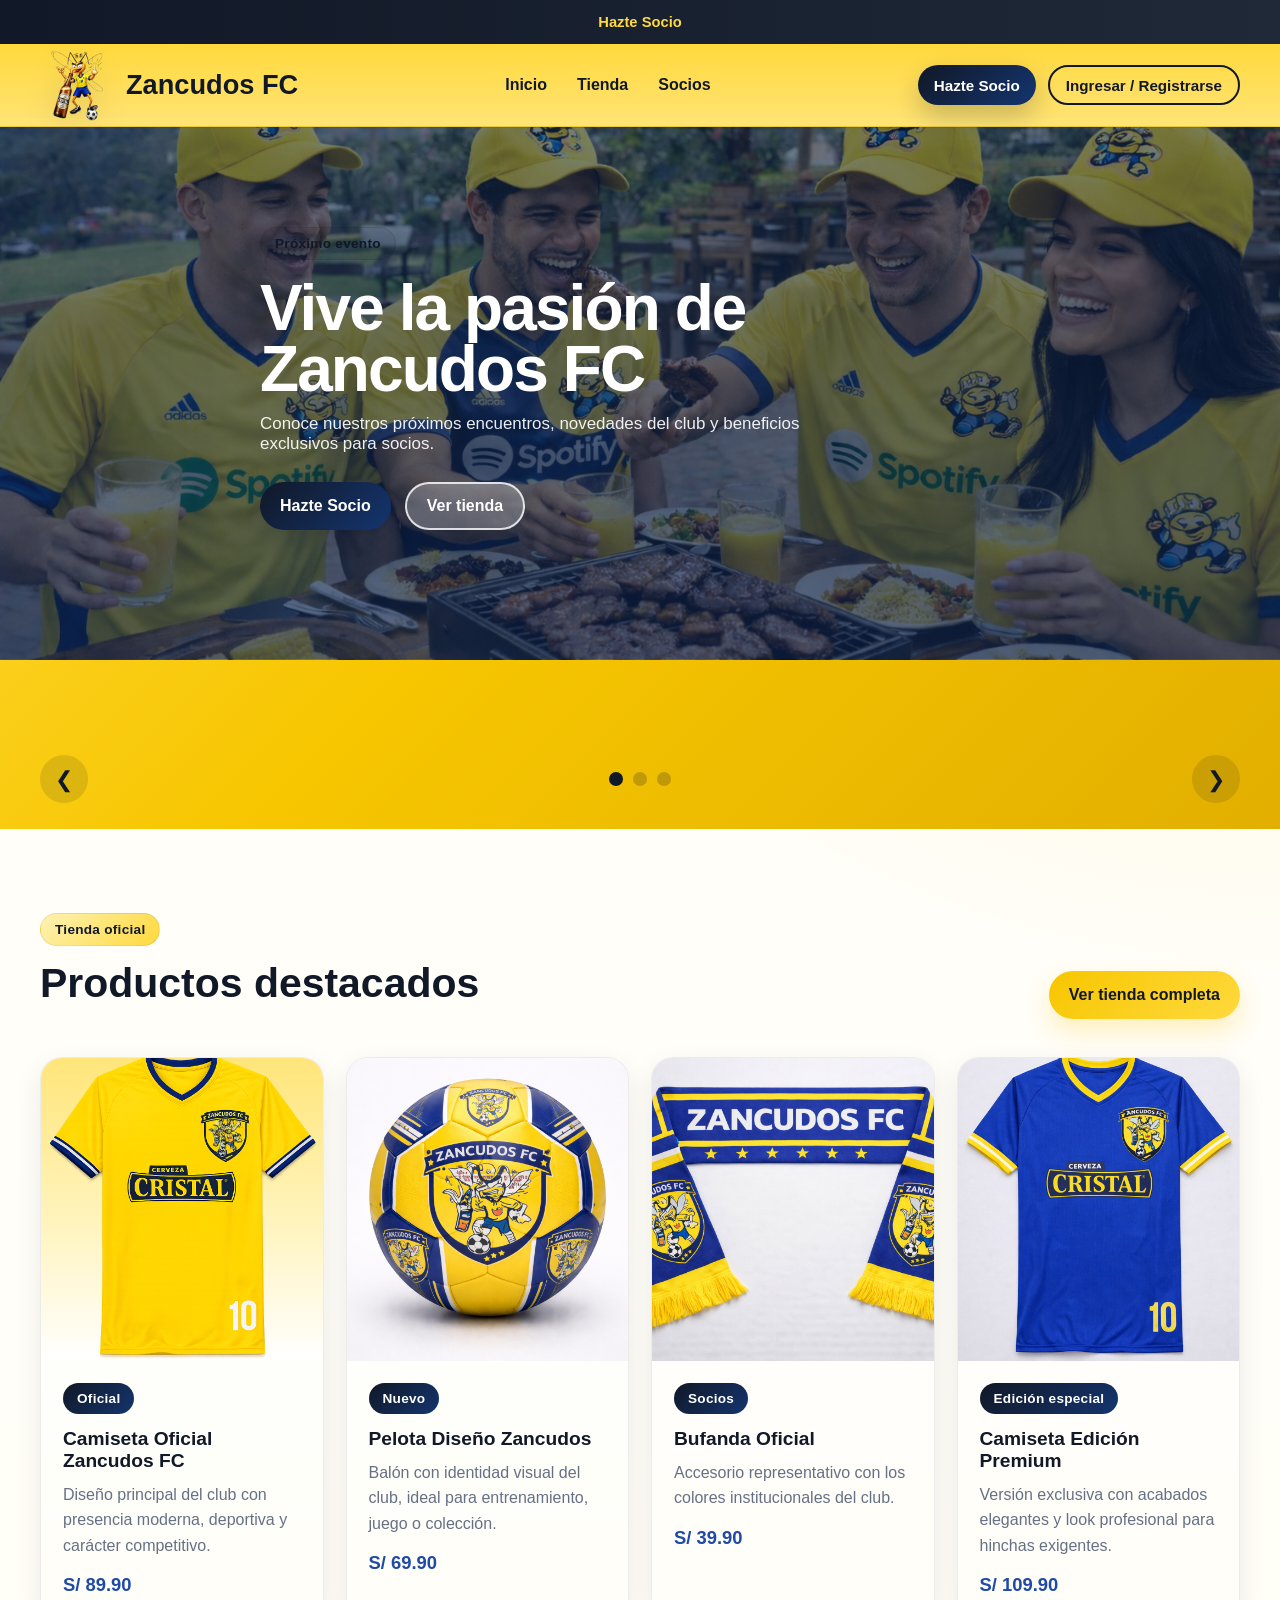
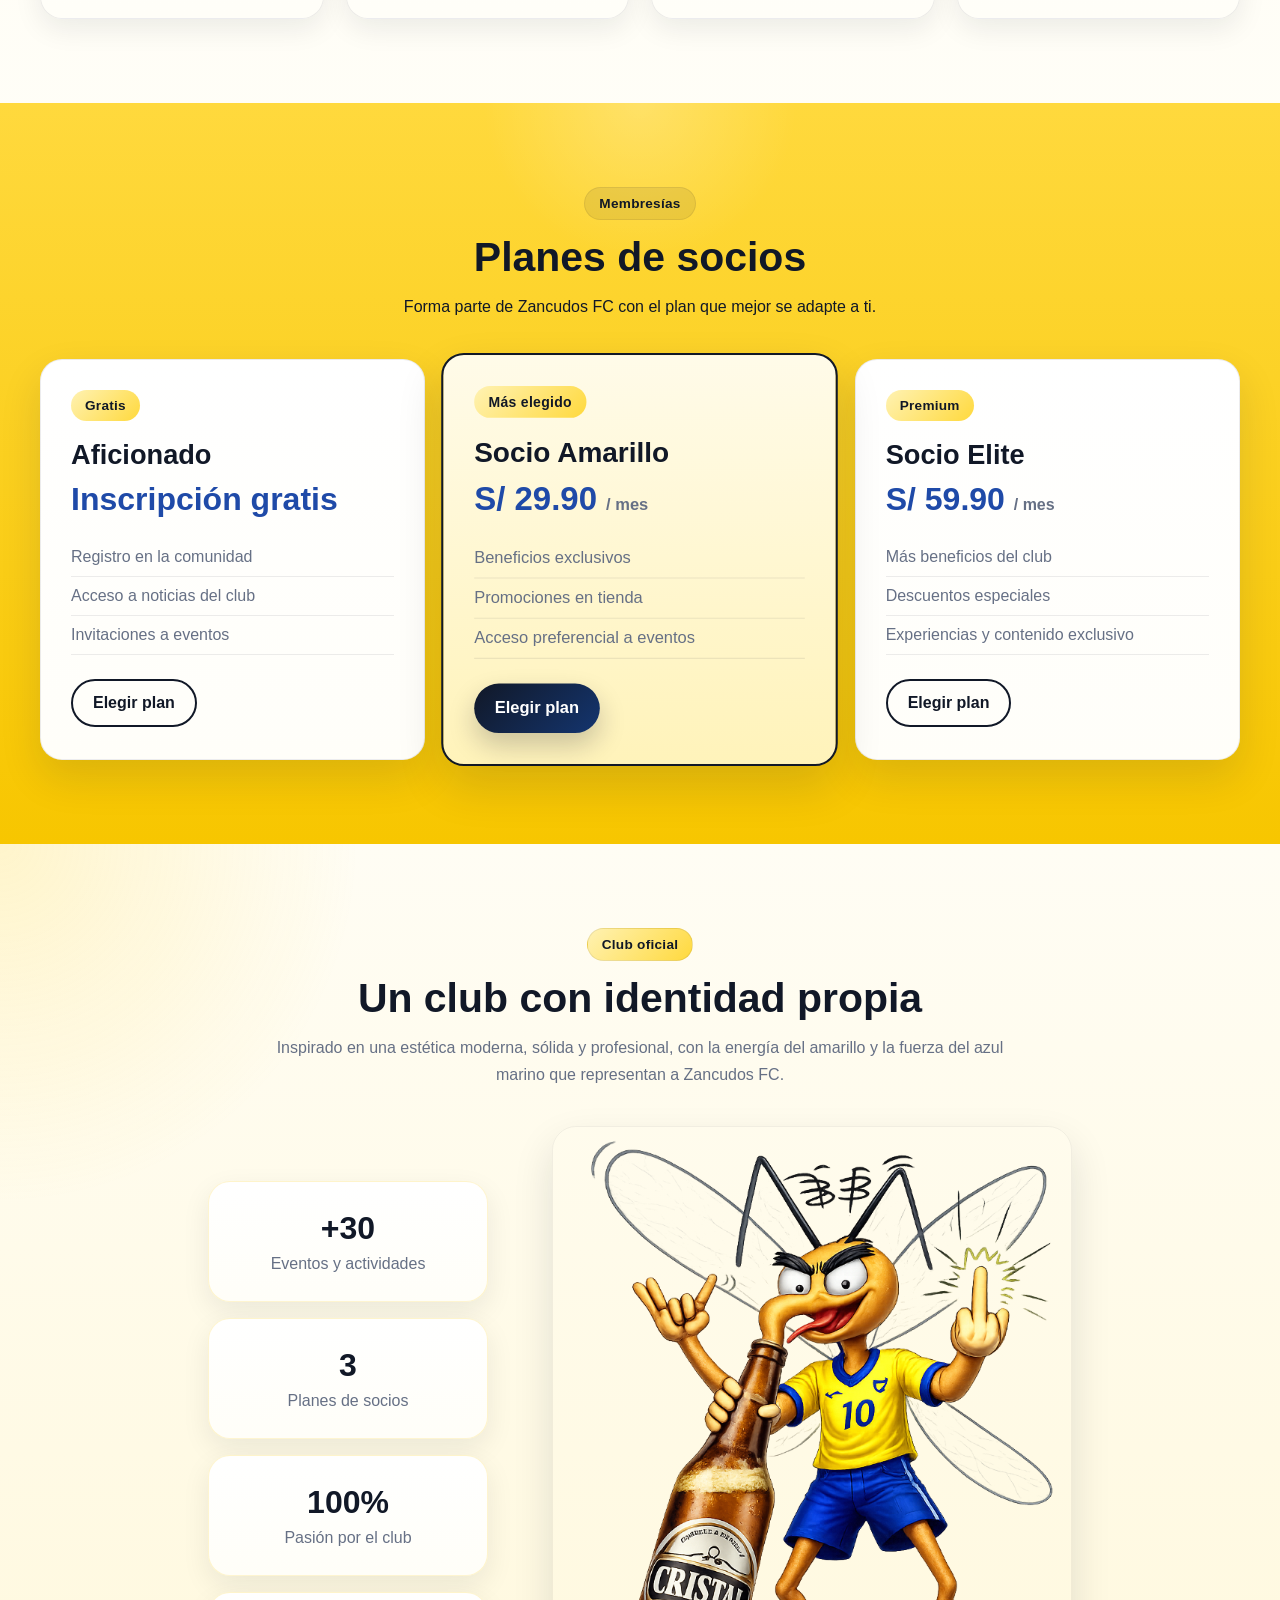
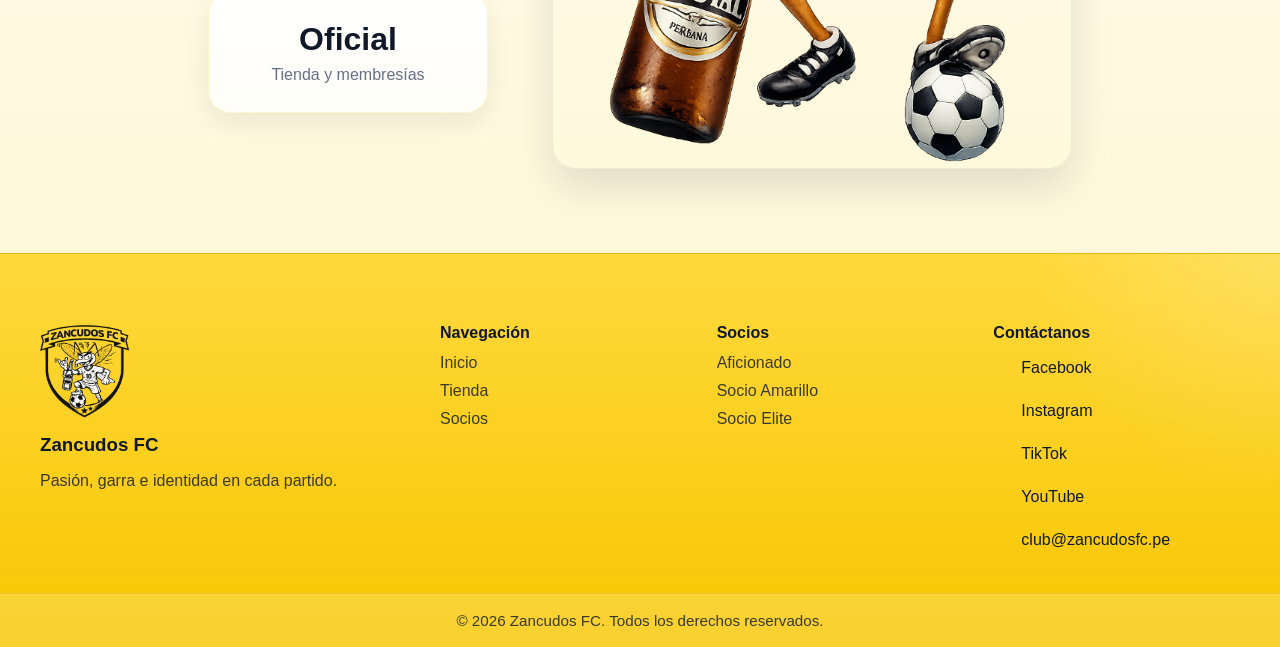
<file: index.html>
<!DOCTYPE html>
<html lang="es">
<head>
  <meta charset="UTF-8" />
  <meta name="viewport" content="width=device-width, initial-scale=1.0" />
  <title>Zancudos FC</title>
  <meta name="description" content="Sitio oficial de Zancudos FC" />
  <link rel="stylesheet" href="assets/css/styles.css" />
</head>
<body>
  <div id="header"></div>

  <main>
    <section class="hero">
      <div class="hero-slider">
        <article class="hero-slide active" style="background-image: linear-gradient(rgba(12,35,78,.55), rgba(12,35,78,.68)), url('assets/img/hero-1.png');">
          <div class="container hero-content">
            <span class="hero-badge">Próximo evento</span>
            <h1>Vive la pasión de Zancudos FC</h1>
            <p>Conoce nuestros próximos encuentros, novedades del club y beneficios exclusivos para socios.</p>
            <div class="hero-actions">
              <a href="socios.html" class="btn btn-primary">Hazte Socio</a>
              <a href="tienda.html" class="btn btn-outline">Ver tienda</a>
            </div>
          </div>
        </article>

        <article class="hero-slide" style="background-image: linear-gradient(rgba(12,35,78,.55), rgba(12,35,78,.68)), url('assets/img/hero-2.png');">
          <div class="container hero-content">
            <span class="hero-badge">Noticias</span>
            <h2>Garra, identidad y fútbol con estilo propio</h2>
            <p>Descubre las últimas noticias, entrenamientos, actividades y momentos que hacen grande a Zancudos FC.</p>
            <div class="hero-actions">
              <a href="#" class="btn btn-primary">Leer noticia</a>
              <a href="index.html#productos" class="btn btn-outline">Explorar</a>
            </div>
          </div>
        </article>

        <article class="hero-slide" style="background-image: linear-gradient(rgba(12,35,78,.55), rgba(12,35,78,.68)), url('assets/img/hero-3.png');">
          <div class="container hero-content">
            <span class="hero-badge">Ofertas</span>
            <h2>Equípate con la indumentaria oficial del club</h2>
            <p>Camisetas, pelotas, bufandas y más productos con la identidad amarilla y azul marino de Zancudos FC.</p>
            <div class="hero-actions">
              <a href="tienda.html" class="btn btn-primary">Comprar ahora</a>
              <a href="socios.html" class="btn btn-outline">Ver planes</a>
            </div>
          </div>
        </article>
      </div>

      <div class="hero-controls container">
        <button class="hero-arrow prev" aria-label="Anterior">&#10094;</button>
        <div class="hero-dots">
          <button class="dot active" data-slide="0" aria-label="Slide 1"></button>
          <button class="dot" data-slide="1" aria-label="Slide 2"></button>
          <button class="dot" data-slide="2" aria-label="Slide 3"></button>
        </div>
        <button class="hero-arrow next" aria-label="Siguiente">&#10095;</button>
      </div>
    </section>

    <section class="section products-preview" id="productos">
      <div class="container">
        <div class="section-heading split">
          <div>
            <span class="eyebrow">Tienda oficial</span>
            <h2>Productos destacados</h2>
          </div>
          <a href="tienda.html" class="btn btn-dark">Ver tienda completa</a>
        </div>

        <div class="product-grid">
          <article class="product-card">
            <div class="product-image">
              <img src="assets/img/producto-camiseta.png" alt="Camiseta oficial de Zancudos FC" />
            </div>
            <div class="product-info">
              <span class="product-tag">Oficial</span>
              <h3>Camiseta Oficial Zancudos FC</h3>
              <p>Diseño principal del club con presencia moderna, deportiva y carácter competitivo.</p>
              <strong>S/ 89.90</strong>
            </div>
          </article>

          <article class="product-card">
            <div class="product-image">
              <img src="assets/img/producto-pelota.png" alt="Pelota oficial de Zancudos FC" />
            </div>
            <div class="product-info">
              <span class="product-tag">Nuevo</span>
              <h3>Pelota Diseño Zancudos</h3>
              <p>Balón con identidad visual del club, ideal para entrenamiento, juego o colección.</p>
              <strong>S/ 69.90</strong>
            </div>
          </article>

          <article class="product-card">
            <div class="product-image">
              <img src="assets/img/producto-bufanda.png" alt="Bufanda oficial de Zancudos FC" />
            </div>
            <div class="product-info">
              <span class="product-tag">Socios</span>
              <h3>Bufanda Oficial</h3>
              <p>Accesorio representativo con los colores institucionales del club.</p>
              <strong>S/ 39.90</strong>
            </div>
          </article>

          <article class="product-card">
            <div class="product-image">
              <img src="assets/img/producto-camiseta2.png" alt="Camiseta alterna de Zancudos FC" />
            </div>
            <div class="product-info">
              <span class="product-tag">Edición especial</span>
              <h3>Camiseta Edición Premium</h3>
              <p>Versión exclusiva con acabados elegantes y look profesional para hinchas exigentes.</p>
              <strong>S/ 109.90</strong>
            </div>
          </article>
        </div>
      </div>
    </section>

    <section class="section membership-preview">
      <div class="container">
        <div class="section-heading">
          <span class="eyebrow">Membresías</span>
          <h2>Planes de socios</h2>
          <p>Forma parte de Zancudos FC con el plan que mejor se adapte a ti.</p>
        </div>

        <div class="plans-grid">
          <article class="plan-card">
            <span class="plan-label">Gratis</span>
            <h3>Aficionado</h3>
            <div class="price">Inscripción gratis</div>
            <ul>
              <li>Registro en la comunidad</li>
              <li>Acceso a noticias del club</li>
              <li>Invitaciones a eventos</li>
            </ul>
            <a href="socios.html" class="btn btn-outline-dark">Elegir plan</a>
          </article>

          <article class="plan-card featured">
            <span class="plan-label">Más elegido</span>
            <h3>Socio Amarillo</h3>
            <div class="price">S/ 29.90 <small>/ mes</small></div>
            <ul>
              <li>Beneficios exclusivos</li>
              <li>Promociones en tienda</li>
              <li>Acceso preferencial a eventos</li>
            </ul>
            <a href="socios.html" class="btn btn-primary">Elegir plan</a>
          </article>

          <article class="plan-card">
            <span class="plan-label">Premium</span>
            <h3>Socio Elite</h3>
            <div class="price">S/ 59.90 <small>/ mes</small></div>
            <ul>
              <li>Más beneficios del club</li>
              <li>Descuentos especiales</li>
              <li>Experiencias y contenido exclusivo</li>
            </ul>
            <a href="socios.html" class="btn btn-outline-dark">Elegir plan</a>
          </article>
        </div>
      </div>
    </section>

    <section class="section club-highlights">
      <div class="container">
        <div class="section-heading">
          <span class="eyebrow">Club oficial</span>
          <h2>Un club con identidad propia</h2>
          <p>
            Inspirado en una estética moderna, sólida y profesional, con la energía del amarillo
            y la fuerza del azul marino que representan a Zancudos FC.
          </p>
        </div>
    
        <div class="club-highlights-layout">
          <div class="club-image">
            <img src="assets/img/jugadorclub.png" alt="Jugador oficial de Zancudos FC" />
          </div>
    
          <div class="stats-grid">
            <div class="stat-card">
              <strong>+30</strong>
              <span>Eventos y actividades</span>
            </div>
            <div class="stat-card">
              <strong>3</strong>
              <span>Planes de socios</span>
            </div>
            <div class="stat-card">
              <strong>100%</strong>
              <span>Pasión por el club</span>
            </div>
            <div class="stat-card">
              <strong>Oficial</strong>
              <span>Tienda y membresías</span>
            </div>
          </div>
        </div>
      </div>
    </section>
  </main>

  <div id="footer"></div>

  <script src="assets/js/main.js"></script>
</body>
</html>
</file>
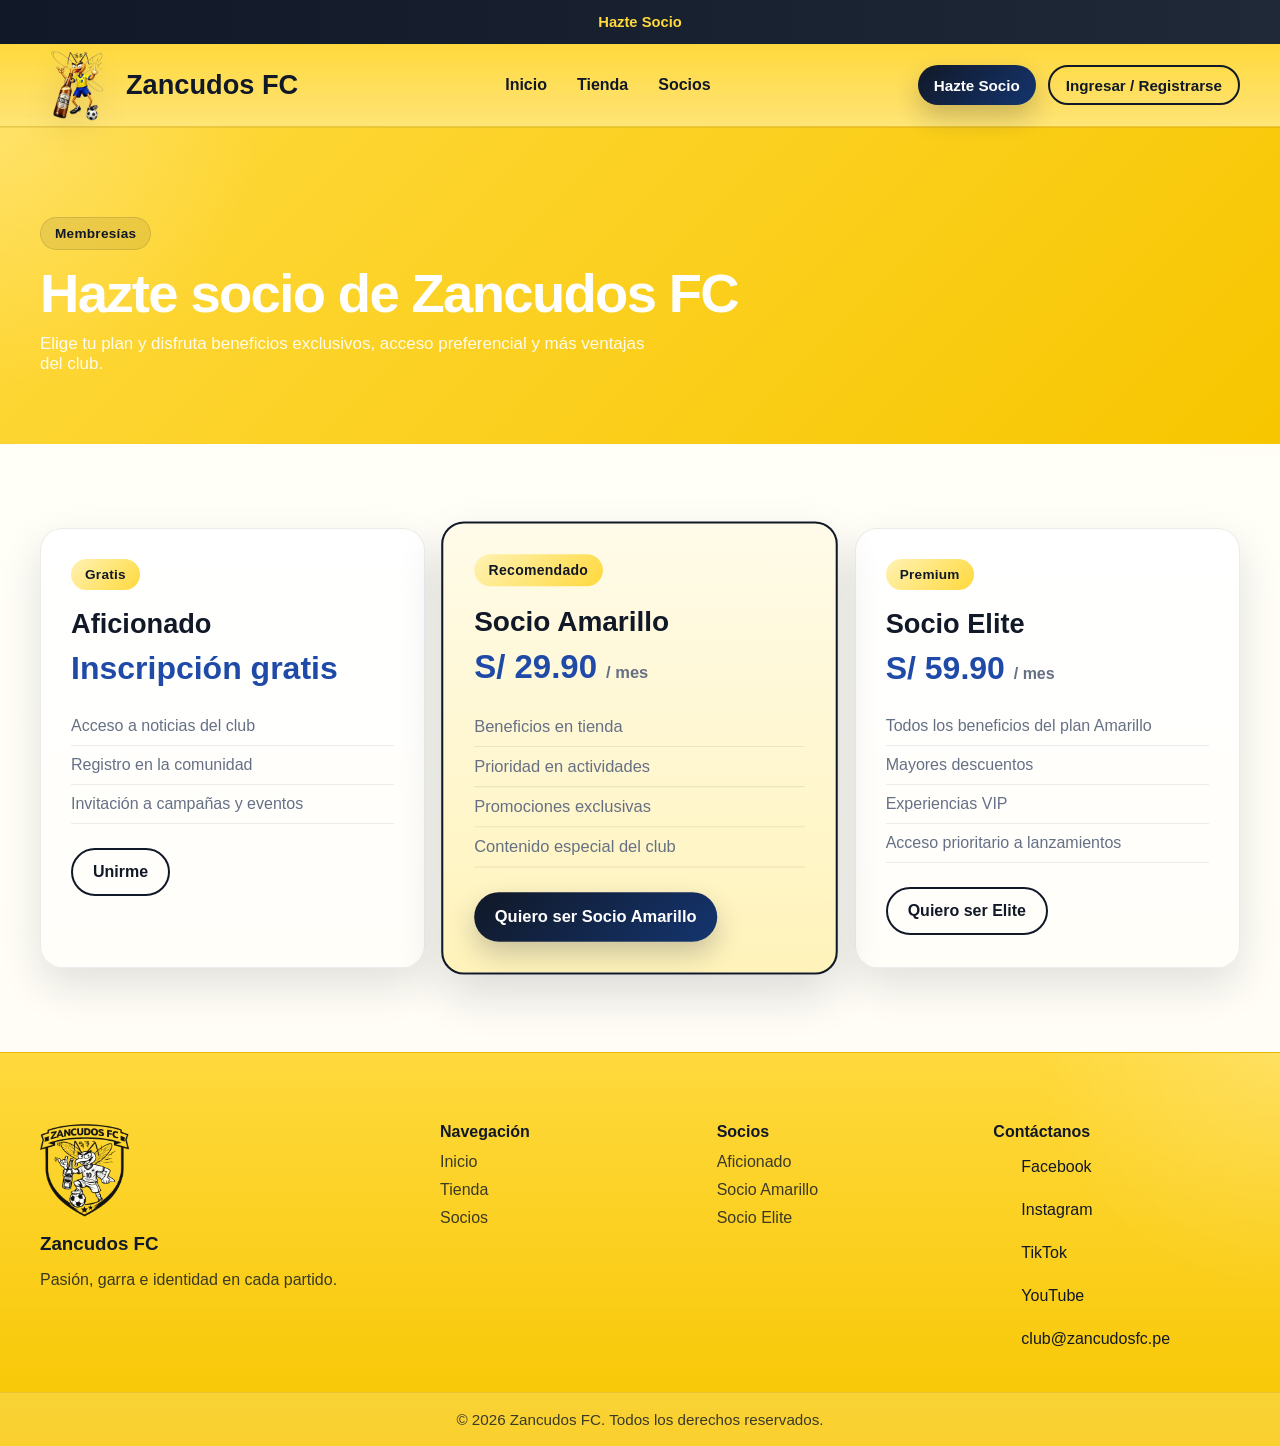
<file: socios.html>
<!DOCTYPE html>
<html lang="es">
<head>
  <meta charset="UTF-8" />
  <meta name="viewport" content="width=device-width, initial-scale=1.0" />
  <title>Socios | Zancudos FC</title>
  <link rel="stylesheet" href="assets/css/styles.css" />
</head>
<body>
  <div id="header"></div>

  <main>
    <section class="page-hero small">
      <div class="container">
        <span class="hero-badge">Membresías</span>
        <h1>Hazte socio de Zancudos FC</h1>
        <p>Elige tu plan y disfruta beneficios exclusivos, acceso preferencial y más ventajas del club.</p>
      </div>
    </section>

    <section class="section">
      <div class="container">
        <div class="plans-grid">
          <article class="plan-card">
            <span class="plan-label">Gratis</span>
            <h3>Aficionado</h3>
            <div class="price">Inscripción gratis</div>
            <ul>
              <li>Acceso a noticias del club</li>
              <li>Registro en la comunidad</li>
              <li>Invitación a campañas y eventos</li>
            </ul>
            <a href="#" class="btn btn-outline-dark">Unirme</a>
          </article>

          <article class="plan-card featured">
            <span class="plan-label">Recomendado</span>
            <h3>Socio Amarillo</h3>
            <div class="price">S/ 29.90 <small>/ mes</small></div>
            <ul>
              <li>Beneficios en tienda</li>
              <li>Prioridad en actividades</li>
              <li>Promociones exclusivas</li>
              <li>Contenido especial del club</li>
            </ul>
            <a href="#" class="btn btn-primary">Quiero ser Socio Amarillo</a>
          </article>

          <article class="plan-card">
            <span class="plan-label">Premium</span>
            <h3>Socio Elite</h3>
            <div class="price">S/ 59.90 <small>/ mes</small></div>
            <ul>
              <li>Todos los beneficios del plan Amarillo</li>
              <li>Mayores descuentos</li>
              <li>Experiencias VIP</li>
              <li>Acceso prioritario a lanzamientos</li>
            </ul>
            <a href="#" class="btn btn-outline-dark">Quiero ser Elite</a>
          </article>
        </div>
      </div>
    </section>
  </main>

  <div id="footer"></div>

  <script src="assets/js/main.js"></script>
</body>
</html>
</file>
<file: assets/css/styles.css>
:root {
  --primary: #ffd93d;
  --primary-strong: #f7c600;
  --primary-deep: #dca800;
  --primary-soft: #fff2b3;
  --primary-surface: #fff9de;

  --navy: #1f4aa8;
  --navy-2: #2d5fc9;
  --navy-3: #14356f;
  --dark: #111827;
  --dark-2: #0f172a;

  --white: #ffffff;
  --text: #18243d;
  --muted: #667085;
  --border: rgba(17, 24, 39, 0.08);
  --surface: #fffdf4;

  --shadow: 0 18px 42px rgba(17, 24, 39, 0.12);
  --shadow-soft: 0 10px 28px rgba(17, 24, 39, 0.08);

  --radius: 22px;
  --radius-sm: 14px;
  --container: 1200px;
  --transition: 0.28s ease;
}

* {
  box-sizing: border-box;
}

html {
  scroll-behavior: smooth;
}

body {
  margin: 0;
  font-family: Arial, Helvetica, sans-serif;
  color: var(--text);
  background:
    radial-gradient(circle at top right, rgba(255, 217, 61, 0.22), transparent 24%),
    linear-gradient(180deg, #fffef8 0%, #fffdf5 100%);
}

img {
  max-width: 100%;
  display: block;
}

a {
  color: inherit;
  text-decoration: none;
}

button {
  font: inherit;
  cursor: pointer;
  border: 0;
  background: none;
}

.container {
  width: min(calc(100% - 32px), var(--container));
  margin: 0 auto;
}

/* Header */
.site-header {
  position: sticky;
  top: 0;
  z-index: 1000;
  background: rgba(255, 217, 61, 0.95);
  backdrop-filter: blur(12px);
  box-shadow: 0 1px 0 rgba(17, 24, 39, 0.08);
}

.topbar {
  background: linear-gradient(90deg, #111827, #1f2937);
  color: var(--white);
  font-size: 0.92rem;
}

.topbar-inner {
  min-height: 44px;
  display: flex;
  align-items: center;
  justify-content: center;
  gap: 16px;
}

.topbar-link {
  color: var(--primary);
  font-weight: 800;
}

.navbar {
  background: linear-gradient(180deg, rgba(255, 217, 61, 0.98) 0%, rgba(255, 229, 120, 0.96) 100%);
  border-bottom: 1px solid rgba(17, 24, 39, 0.08);
}

.nav-inner {
  min-height: 82px;
  display: flex;
  align-items: center;
  justify-content: space-between;
  gap: 20px;
}

.brand {
  display: flex;
  align-items: center;
  gap: 14px;
  min-width: 0;
}

.brand img {
  width: 72px;
  height: 72px;
  object-fit: contain;
  flex-shrink: 0;
  filter: drop-shadow(0 8px 16px rgba(0, 0, 0, 0.12));
}

.brand-text {
  min-width: 0;
}

.brand-responsive {
  display: flex;
  align-items: center;
}

.brand-desktop {
  display: flex;
  align-items: center;
}

.brand-desktop strong {
  font-size: 1.7rem;
  color: var(--dark);
  font-weight: 900;
  white-space: nowrap;
  line-height: 1;
}

.brand-mobile {
  display: none;
}

.brand-mobile .brand-small {
  font-size: 0.8rem;
  color: var(--dark);
  font-weight: 700;
  line-height: 1;
}

.brand-mobile .brand-big {
  font-size: 1.4rem;
  color: var(--dark);
  font-weight: 900;
  line-height: 1;
  margin-top: 2px;
}

.desktop-nav {
  display: flex;
  align-items: center;
  gap: 30px;
}

.desktop-nav a {
  position: relative;
  font-weight: 800;
  color: var(--dark);
}

.desktop-nav a::after {
  content: "";
  position: absolute;
  left: 0;
  bottom: -8px;
  width: 0;
  height: 4px;
  border-radius: 999px;
  background: linear-gradient(90deg, var(--navy), var(--dark));
  transition: var(--transition);
}

.desktop-nav a:hover::after {
  width: 100%;
}

.nav-actions {
  display: flex;
  align-items: center;
  gap: 12px;
}

.mobile-actions,
.mobile-menu,
.mobile-user-dropdown {
  display: none;
}

/* Buttons */
.btn {
  display: inline-flex;
  align-items: center;
  justify-content: center;
  min-height: 48px;
  padding: 0 20px;
  border-radius: 999px;
  font-weight: 800;
  transition: var(--transition);
}

.btn-sm {
  min-height: 40px;
  padding: 0 16px;
  font-size: 0.95rem;
}

.btn-primary {
  background: linear-gradient(135deg, var(--dark), var(--navy-3));
  color: var(--white);
  box-shadow: 0 12px 26px rgba(17, 24, 39, 0.22);
}

.btn-primary:hover {
  transform: translateY(-2px);
  filter: brightness(1.05);
}

.hero .btn-primary {
  background: linear-gradient(135deg, var(--dark), var(--navy-3));
  color: var(--white);
}

.btn-outline {
  border: 2px solid rgba(17, 24, 39, 0.72);
  color: var(--dark);
  background: rgba(255, 255, 255, 0.24);
}

.btn-outline:hover {
  background: rgba(255, 255, 255, 0.5);
}
.hero .btn-outline {
  border: 2px solid rgba(255, 255, 255, 0.8);
  color: var(--white);
}
.btn-dark,
.btn-outline-dark {
  color: var(--dark);
}

.btn-dark {
  background: linear-gradient(135deg, var(--primary-strong), var(--primary));
  color: var(--dark);
  box-shadow: 0 12px 24px rgba(247, 198, 0, 0.24);
}

.btn-dark:hover {
  filter: brightness(1.03);
}

.btn-outline-dark {
  border: 2px solid var(--dark);
  color: var(--dark);
  background: transparent;
}

.btn-outline-dark:hover {
  background: var(--dark);
  color: var(--white);
}

/* Hero */
.hero {
  position: relative;
  background:
    radial-gradient(circle at top left, rgba(255, 255, 255, 0.14), transparent 22%),
    linear-gradient(135deg, #ffd93d 0%, #f7c600 48%, #e2af00 100%);
  overflow: hidden;
}

.hero-slider {
  position: relative;
  min-height: 78vh;
}

.hero-slide {
  position: absolute;
  inset: 0;
  opacity: 0;
  visibility: hidden;
  transition: opacity 0.6s ease;
  background-size: cover;
  background-position: center;
  display: flex;
  align-items: center;
}

.hero-slide.active {
  opacity: 1;
  visibility: visible;
  position: relative;
}

.hero-content {
  padding: 100px 0 130px;
  color: var(--white);
  max-width: 760px;
}

.hero-badge,
.eyebrow,
.plan-label,
.product-tag {
  display: inline-flex;
  align-items: center;
  gap: 8px;
  border-radius: 999px;
  padding: 8px 14px;
  font-size: 0.85rem;
  font-weight: 800;
  letter-spacing: 0.02em;
}

.hero-badge {
  background: rgba(17, 24, 39, 0.08);
  color: var(--dark);
  border: 1px solid rgba(17, 24, 39, 0.12);
  margin-bottom: 18px;
}

.hero h1,
.hero h2,
.page-hero h1 {
  margin: 0 0 14px;
  font-size: clamp(2rem, 5vw, 4.6rem);
  line-height: 0.95;
  letter-spacing: -0.03em;
  color: var(--white);
}

.hero p,
.page-hero p {
  margin: 0;
  font-size: 1.06rem;
  max-width: 620px;
  color: rgba(255, 255, 255, 0.92);
}

.hero-actions {
  margin-top: 28px;
  display: flex;
  flex-wrap: wrap;
  gap: 14px;
}

.hero-controls {
  position: absolute;
  bottom: 26px;
  left: 50%;
  transform: translateX(-50%);
  z-index: 3;
  display: flex;
  align-items: center;
  justify-content: space-between;
  gap: 18px;
}

.hero-dots {
  display: flex;
  gap: 10px;
}

.dot {
  width: 14px;
  height: 14px;
  border-radius: 50%;
  background: rgba(17, 24, 39, 0.22);
}

.dot.active {
  background: var(--dark);
}

.hero-arrow {
  width: 48px;
  height: 48px;
  border-radius: 50%;
  background: rgba(17, 24, 39, 0.12);
  color: var(--dark);
  font-size: 1.4rem;
  backdrop-filter: blur(8px);
}

.hero-arrow:hover {
  background: rgba(17, 24, 39, 0.18);
}

/* Generic sections */
.section {
  padding: 84px 0;
}

.section-heading {
  text-align: center;
  max-width: 760px;
  margin: 0 auto 38px;
}

.section-heading.split {
  max-width: 100%;
  display: flex;
  align-items: end;
  justify-content: space-between;
  gap: 20px;
  text-align: left;
}

.eyebrow {
  background: linear-gradient(135deg, var(--primary-soft), var(--primary));
  color: var(--dark);
  border: 1px solid rgba(17, 24, 39, 0.08);
  margin-bottom: 14px;
}

.section-heading h2 {
  margin: 0 0 12px;
  font-size: clamp(1.8rem, 3.2vw, 3rem);
  color: var(--dark);
}

.section-heading p {
  margin: 0;
  color: var(--muted);
  line-height: 1.7;
}

/* Stats */
.club-highlights {
  background:
    radial-gradient(circle at top left, rgba(255, 217, 61, 0.22), transparent 22%),
    linear-gradient(180deg, #fffdf4 0%, #fff8db 100%);
}

.stats-grid {
  display: grid;
  grid-template-columns: repeat(4, 1fr);
  gap: 18px;
}

.stat-card {
  padding: 28px;
  border-radius: var(--radius);
  background: linear-gradient(180deg, #ffffff 0%, #fffef8 100%);
  box-shadow: var(--shadow-soft);
  text-align: center;
  border: 1px solid rgba(247, 198, 0, 0.18);
}

.stat-card strong {
  display: block;
  font-size: 2rem;
  color: var(--dark);
  margin-bottom: 8px;
}

.stat-card span {
  color: var(--muted);
}

/* Products */
.product-grid {
  display: grid;
  grid-template-columns: repeat(4, 1fr);
  gap: 22px;
}

.product-card {
  background: linear-gradient(180deg, #ffffff 0%, #fffef8 100%);
  border-radius: var(--radius);
  overflow: hidden;
  border: 1px solid rgba(17, 24, 39, 0.08);
  box-shadow: var(--shadow-soft);
  transition: var(--transition);
  cursor: pointer;
}

.product-card:hover {
  transform: translateY(-6px);
  box-shadow: 0 18px 42px rgba(247, 198, 0, 0.18);
}

.product-image {
  aspect-ratio: 4 / 4.3;
  overflow: hidden;
  background: linear-gradient(180deg, #ffe57a 0%, #fff4bf 55%, #ffffff 100%);
}

.product-image img {
  width: 100%;
  height: 100%;
  object-fit: cover;
}

.product-info {
  padding: 22px;
}

.product-tag {
  background: linear-gradient(135deg, var(--dark), var(--navy-3));
  color: var(--white);
  margin-bottom: 14px;
}

.product-info h3 {
  margin: 0 0 10px;
  font-size: 1.2rem;
  color: var(--dark);
}

.product-info p {
  margin: 0 0 16px;
  color: var(--muted);
  line-height: 1.6;
}

.product-info strong {
  font-size: 1.15rem;
  color: var(--navy);
}

/* Plans */
.membership-preview {
  background:
    radial-gradient(circle at center top, rgba(255, 255, 255, 0.22), transparent 16%),
    linear-gradient(180deg, #ffd93d 0%, #f7c600 100%);
}

.membership-preview .section-heading h2,
.membership-preview .section-heading p,
.membership-preview .eyebrow {
  color: var(--dark);
}

.membership-preview .eyebrow {
  background: rgba(17, 24, 39, 0.08);
  border: 1px solid rgba(17, 24, 39, 0.08);
}

.plans-grid {
  display: grid;
  grid-template-columns: repeat(3, 1fr);
  gap: 22px;
}

.plan-card {
  background: linear-gradient(180deg, #ffffff 0%, #fffef9 100%);
  padding: 30px;
  border-radius: var(--radius);
  box-shadow: var(--shadow);
  border: 1px solid rgba(17, 24, 39, 0.08);
}

.plan-card.featured {
  transform: scale(1.03);
  border: 2px solid var(--dark);
  background: linear-gradient(180deg, #fffbe9 0%, #fff3ba 100%);
  box-shadow: 0 20px 44px rgba(17, 24, 39, 0.14);
}

.plan-label {
  background: linear-gradient(135deg, var(--primary-soft), var(--primary));
  color: var(--dark);
  margin-bottom: 18px;
}

.plan-card h3 {
  margin: 0 0 10px;
  font-size: 1.7rem;
  color: var(--dark);
}

.price {
  font-size: 2rem;
  font-weight: 900;
  color: var(--navy);
  margin-bottom: 20px;
}

.price small {
  font-size: 1rem;
  color: var(--muted);
}

.plan-card ul {
  list-style: none;
  padding: 0;
  margin: 0 0 24px;
}

.plan-card li {
  padding: 10px 0;
  border-bottom: 1px solid rgba(17, 24, 39, 0.08);
  color: var(--muted);
}

/* Page hero */
.page-hero {
  padding: 90px 0 70px;
  background:
    radial-gradient(circle at top left, rgba(255, 255, 255, 0.22), transparent 20%),
    linear-gradient(135deg, #ffd93d 0%, #f7c600 100%);
  color: var(--dark);
}

.page-hero.small h1 {
  font-size: clamp(2rem, 4.4vw, 3.4rem);
}

/* Footer */
.site-footer {
  background:
    radial-gradient(circle at top right, rgba(255, 255, 255, 0.18), transparent 18%),
    linear-gradient(180deg, #ffd93d 0%, #f7c600 100%);
  color: var(--dark);
  border-top: 1px solid rgba(17, 24, 39, 0.08);
}

.footer-grid {
  display: grid;
  grid-template-columns: 1.5fr 1fr 1fr 1fr;
  gap: 30px;
  padding: 70px 0 44px;
}

.footer-brand img {
  width: 90px;
  margin-bottom: 16px;
}

.footer-brand h3,
.site-footer h4 {
  margin: 0 0 12px;
  color: var(--dark);
}

.site-footer p,
.site-footer li,
.site-footer a {
  color: rgba(17, 24, 39, 0.82);
}

.site-footer ul {
  list-style: none;
  margin: 0;
  padding: 0;
}

.site-footer li + li {
  margin-top: 10px;
}

.footer-bottom {
  border-top: 1px solid rgba(17, 24, 39, 0.08);
  background: rgba(255, 255, 255, 0.18);
}

.footer-bottom .container {
  padding: 18px 0;
}

.footer-bottom p {
  margin: 0;
  font-size: 0.95rem;
  text-align: center;
}

/* Mobile controls */
.icon-btn {
  width: 44px;
  height: 44px;
  border-radius: 50%;
  border: 1px solid rgba(17, 24, 39, 0.1);
  display: inline-flex;
  align-items: center;
  justify-content: center;
  background: rgba(255, 255, 255, 0.42);
}

.menu-toggle {
  display: flex;
  flex-direction: column;
  gap: 4px;
}

.menu-toggle span {
  width: 18px;
  height: 2px;
  background: var(--dark);
  border-radius: 999px;
}

.mobile-menu,
.mobile-user-dropdown {
  background: linear-gradient(180deg, #fff7cf 0%, #fff2b3 100%);
  border-top: 1px solid rgba(17, 24, 39, 0.08);
  padding: 12px 16px 18px;
}

.mobile-menu a,
.mobile-user-dropdown a {
  display: block;
  padding: 12px 10px;
  border-radius: 12px;
  font-weight: 700;
  color: var(--dark);
}

.mobile-menu a:hover,
.mobile-user-dropdown a:hover {
  background: rgba(255, 255, 255, 0.45);
}

.mobile-highlight {
  background: rgba(17, 24, 39, 0.08);
}

/* Responsive */
@media (max-width: 1024px) {
  .desktop-nav,
  .desktop-only {
    display: none;
  }

  .mobile-actions {
    display: flex;
    align-items: center;
    gap: 10px;
  }

  .stats-grid,
  .product-grid {
    grid-template-columns: repeat(2, 1fr);
  }

  .plans-grid {
    grid-template-columns: 1fr;
  }

  .plan-card.featured {
    transform: none;
  }

  .footer-grid {
    grid-template-columns: repeat(2, 1fr);
  }
}

@media (max-width: 768px) {
  .topbar {
    min-height: 28px;
  }

  .topbar-inner {
    min-height: 28px;
    padding: 0;
    justify-content: center;
    text-align: center;
  }

  .topbar-link {
    font-size: 0.72rem;
    line-height: 1;
    color: var(--primary);
    font-weight: 800;
  }

  .navbar {
    background: linear-gradient(180deg, rgba(255, 217, 61, 0.98) 0%, rgba(255, 229, 120, 0.96) 100%);
  }

  .nav-inner {
    min-height: 70px;
    gap: 12px;
  }

  .brand {
    gap: 10px;
    flex: 1;
    min-width: 0;
  }

  .brand img {
    width: 58px;
    height: 58px;
  }

  .brand-desktop {
    display: none;
  }

  .brand-mobile {
    display: flex;
    flex-direction: column;
    align-items: flex-start;
    line-height: 0.95;
  }

  .brand-mobile .brand-small {
    font-size: 0.8rem;
    font-weight: 700;
    color: var(--dark);
  }

  .brand-mobile .brand-big {
    font-size: 1.4rem;
    font-weight: 900;
    color: var(--dark);
    margin-top: 2px;
  }

  .hero-slider {
    min-height: 72vh;
  }

  .hero-content {
    padding: 80px 0 110px;
  }

  .hero h1,
  .hero h2,
  .page-hero h1 {
    line-height: 1.02;
  }

  .hero-actions,
  .section-heading.split {
    flex-direction: column;
    align-items: start;
  }

  .stats-grid,
  .product-grid,
  .footer-grid {
    grid-template-columns: 1fr;
  }

  .hero-controls {
    width: calc(100% - 32px);
    justify-content: center;
  }

  .hero-arrow {
    width: 42px;
    height: 42px;
  }

  .section {
    padding: 66px 0;
  }
}

@media (max-width: 560px) {
  .nav-inner {
    min-height: 66px;
  }

  .brand img {
    width: 52px;
    height: 52px;
  }

  .brand-mobile .brand-small {
    font-size: 0.8rem;
  }

  .brand-mobile .brand-big {
    font-size: 1.4rem;
  }

  .mobile-menu.open,
  .mobile-user-dropdown.open {
    display: block;
  }

  .hero-content {
    padding-top: 70px;
  }

  .btn,
  .btn-sm {
    width: 100%;
  }

  .hero-actions .btn {
    width: auto;
  }

  .price {
    font-size: 1.7rem;
  }

  .product-info,
  .plan-card,
  .stat-card {
    padding: 20px;
  }
}

.club-highlights-layout {
  display: flex;
  flex-direction: column;
  align-items: center;
  gap: 2rem;
}

.club-image {
  display: flex;
  justify-content: center;
  align-items: center;
}

.club-image img {
  width: 100%;
  max-width: 520px;
  height: auto;
  display: block;
  border-radius: 24px;
  box-shadow: 0 18px 40px rgba(17, 24, 39, 0.12);
  border: 1px solid rgba(17, 24, 39, 0.06);
}

.club-highlights .stats-grid {
  display: grid;
  grid-template-columns: 1fr 1fr;
  gap: 1rem;
  width: 100%;
  max-width: 520px;
}

@media (min-width: 992px) {
  .club-highlights-layout {
    flex-direction: row;
    justify-content: center;
    align-items: center;
    gap: 4rem;
  }

  .club-highlights .stats-grid {
    grid-template-columns: 1fr;
    max-width: 280px;
  }

  .club-image {
    order: 2;
  }

  .stats-grid {
    order: 1;
  }
}

.footer-contact {
  list-style: none;
  padding: 0;
  margin: 0;
  display: flex;
  flex-direction: column;
  gap: 10px;
}

.footer-contact li a {
  display: inline-flex;
  align-items: center;
  gap: 10px;
  color: var(--dark);
  text-decoration: none;
  transition: opacity 0.2s ease, transform 0.2s ease;
}

.footer-contact li a:hover {
  opacity: 0.9;
  transform: translateX(3px);
}

.footer-contact i {
  width: 18px;
  text-align: center;
}

.tienda-topbar {
  display: flex;
  align-items: center;
  justify-content: space-between;
  gap: 1rem;
}

.cart-button {
  border: none;
  background: linear-gradient(135deg, var(--dark), var(--navy-3));
  color: #fff;
  border-radius: 999px;
  padding: 0.85rem 1.2rem;
  cursor: pointer;
  font-weight: 800;
  display: inline-flex;
  align-items: center;
  gap: 0.65rem;
}

.cart-count {
  min-width: 24px;
  height: 24px;
  background: var(--primary);
  color: var(--dark);
  border-radius: 999px;
  display: inline-flex;
  align-items: center;
  justify-content: center;
  font-size: 0.85rem;
  font-weight: 800;
  padding: 0 0.4rem;
}

.product-card {
  cursor: pointer;
  transition: transform 0.25s ease, box-shadow 0.25s ease;
}

.product-card:hover {
  transform: translateY(-4px);
}

.custom-modal {
  position: fixed;
  inset: 0;
  z-index: 9999;
  display: none;
}

.custom-modal.active {
  display: block;
}

.custom-modal__backdrop {
  position: absolute;
  inset: 0;
  background: rgba(17, 24, 39, 0.72);
}

.custom-modal__dialog {
  position: relative;
  max-width: 1050px;
  width: calc(100% - 2rem);
  margin: 4vh auto;
  background: linear-gradient(180deg, #ffffff 0%, #fffef9 100%);
  border-radius: 24px;
  z-index: 2;
  overflow: hidden;
  max-height: 92vh;
  overflow-y: auto;
}

.custom-modal__close {
  position: absolute;
  top: 14px;
  right: 16px;
  width: 42px;
  height: 42px;
  border: none;
  border-radius: 999px;
  background: var(--primary-surface);
  color: var(--dark);
  font-size: 1.5rem;
  cursor: pointer;
  z-index: 3;
}

.product-modal-content {
  display: grid;
  grid-template-columns: 1.1fr 1fr;
  gap: 2rem;
  padding: 2rem;
}

.product-modal-image {
  background: linear-gradient(180deg, #ffe57a 0%, #fff3ba 100%);
  border-radius: 20px;
  padding: 1rem;
  display: flex;
  align-items: center;
  justify-content: center;
  min-height: 420px;
}

.product-modal-image img {
  max-width: 100%;
  max-height: 500px;
  object-fit: contain;
}

.product-modal-info h3 {
  margin: 0.5rem 0 0.75rem;
  font-size: 2rem;
  color: var(--dark);
}

.product-modal-info p {
  color: var(--muted);
}

.product-features {
  margin: 1rem 0 1.2rem;
  padding-left: 1.2rem;
  color: var(--text);
}

.product-features li + li {
  margin-top: 0.5rem;
}

.product-modal-price {
  font-size: 1.8rem;
  font-weight: 900;
  margin-bottom: 1rem;
  color: var(--navy);
}

.quantity-box {
  margin-bottom: 1rem;
}

.quantity-box label {
  display: block;
  margin-bottom: 0.5rem;
  font-weight: 700;
}

.quantity-controls {
  display: inline-flex;
  align-items: center;
  border: 1px solid rgba(17, 24, 39, 0.12);
  border-radius: 14px;
  overflow: hidden;
}

.quantity-controls button {
  width: 44px;
  height: 44px;
  border: none;
  background: var(--primary-surface);
  color: var(--dark);
  cursor: pointer;
  font-size: 1.2rem;
  font-weight: 700;
}

.quantity-controls input {
  width: 70px;
  height: 44px;
  border: none;
  text-align: center;
  font-size: 1rem;
  outline: none;
  background: var(--white);
}

.primary-button,
.secondary-button {
  border: none;
  border-radius: 14px;
  padding: 0.95rem 1.25rem;
  font-weight: 800;
  cursor: pointer;
}

.primary-button {
  background: linear-gradient(135deg, var(--dark), var(--navy-3));
  color: var(--white);
}

.secondary-button {
  background: var(--primary-surface);
  color: var(--dark);
}

.primary-button.full {
  width: 100%;
}

.cart-drawer {
  position: fixed;
  inset: 0;
  z-index: 10000;
  pointer-events: none;
}

.cart-drawer.active {
  pointer-events: auto;
}

.cart-drawer__backdrop {
  position: absolute;
  inset: 0;
  background: rgba(17, 24, 39, 0.6);
  opacity: 0;
  transition: opacity 0.25s ease;
}

.cart-drawer.active .cart-drawer__backdrop {
  opacity: 1;
}

.cart-drawer__panel {
  position: absolute;
  right: 0;
  top: 0;
  width: 420px;
  max-width: 100%;
  height: 100%;
  background: linear-gradient(180deg, #ffffff 0%, #fffef8 100%);
  transform: translateX(100%);
  transition: transform 0.25s ease;
  display: flex;
  flex-direction: column;
}

.cart-drawer.active .cart-drawer__panel {
  transform: translateX(0);
}

.cart-header {
  display: flex;
  align-items: center;
  justify-content: space-between;
  padding: 1.25rem 1.25rem 1rem;
  border-bottom: 1px solid rgba(17, 24, 39, 0.08);
}

.cart-header h3 {
  margin: 0;
  color: var(--dark);
}

.cart-header button {
  border: none;
  background: var(--primary-surface);
  color: var(--dark);
  width: 38px;
  height: 38px;
  border-radius: 999px;
  font-size: 1.3rem;
  cursor: pointer;
}

.cart-items {
  flex: 1;
  overflow-y: auto;
  padding: 1rem 1.25rem;
}

.cart-item {
  display: grid;
  grid-template-columns: 72px 1fr auto;
  gap: 0.9rem;
  align-items: center;
  padding: 0.8rem 0;
  border-bottom: 1px solid rgba(17, 24, 39, 0.08);
}

.cart-item img {
  width: 72px;
  height: 72px;
  object-fit: cover;
  border-radius: 14px;
  background: var(--primary-surface);
}

.cart-item h4 {
  margin: 0 0 0.25rem;
  font-size: 1rem;
  color: var(--dark);
}

.cart-item p {
  margin: 0;
  color: var(--muted);
  font-size: 0.92rem;
}

.cart-item button {
  border: none;
  background: transparent;
  color: #d62828;
  font-weight: 700;
  cursor: pointer;
}

.cart-summary {
  border-top: 1px solid rgba(17, 24, 39, 0.08);
  padding: 1rem 1.25rem 1.5rem;
  background: #fffdf5;
}

.cart-total-row {
  display: flex;
  align-items: center;
  justify-content: space-between;
  margin-bottom: 1rem;
  color: var(--dark);
  font-weight: 800;
}

.checkout-dialog {
  max-width: 900px;
}

.checkout-content {
  padding: 2rem;
}

.checkout-content h3 {
  margin-top: 0;
  margin-bottom: 1.2rem;
  color: var(--dark);
}

.checkout-form {
  display: grid;
  gap: 1.25rem;
}

.form-grid {
  display: grid;
  grid-template-columns: repeat(2, 1fr);
  gap: 1rem;
}

.form-group {
  display: flex;
  flex-direction: column;
}

.form-group-full {
  grid-column: 1 / -1;
}

.form-group label {
  margin-bottom: 0.45rem;
  font-weight: 700;
  color: var(--dark);
}

.form-group input,
.form-group select {
  height: 48px;
  border-radius: 12px;
  border: 1px solid rgba(17, 24, 39, 0.12);
  padding: 0 0.9rem;
  outline: none;
  background: var(--white);
}

.pickup-box,
.payment-box,
.checkout-resume {
  background: linear-gradient(180deg, #fffef8 0%, #fff8db 100%);
  border-radius: 18px;
  padding: 1rem;
  border: 1px solid rgba(247, 198, 0, 0.16);
}

.payment-actions {
  display: flex;
  gap: 0.8rem;
  flex-wrap: wrap;
  margin-top: 0.75rem;
}

.checkout-item-line {
  display: flex;
  justify-content: space-between;
  gap: 1rem;
  padding: 0.45rem 0;
  border-bottom: 1px solid rgba(17, 24, 39, 0.08);
}

.empty-cart {
  text-align: center;
  color: #6b7280;
  padding: 2rem 1rem;
}

body.modal-open {
  overflow: hidden;
}

@media (max-width: 900px) {
  .product-modal-content {
    grid-template-columns: 1fr;
  }

  .product-modal-image {
    min-height: 280px;
  }

  .form-grid {
    grid-template-columns: 1fr;
  }
}

@media (max-width: 640px) {
  .tienda-topbar {
    flex-direction: column;
    align-items: flex-start;
  }

  .checkout-content,
  .product-modal-content {
    padding: 1.2rem;
  }

  .cart-drawer__panel {
    width: 100%;
  }
}
</file>
